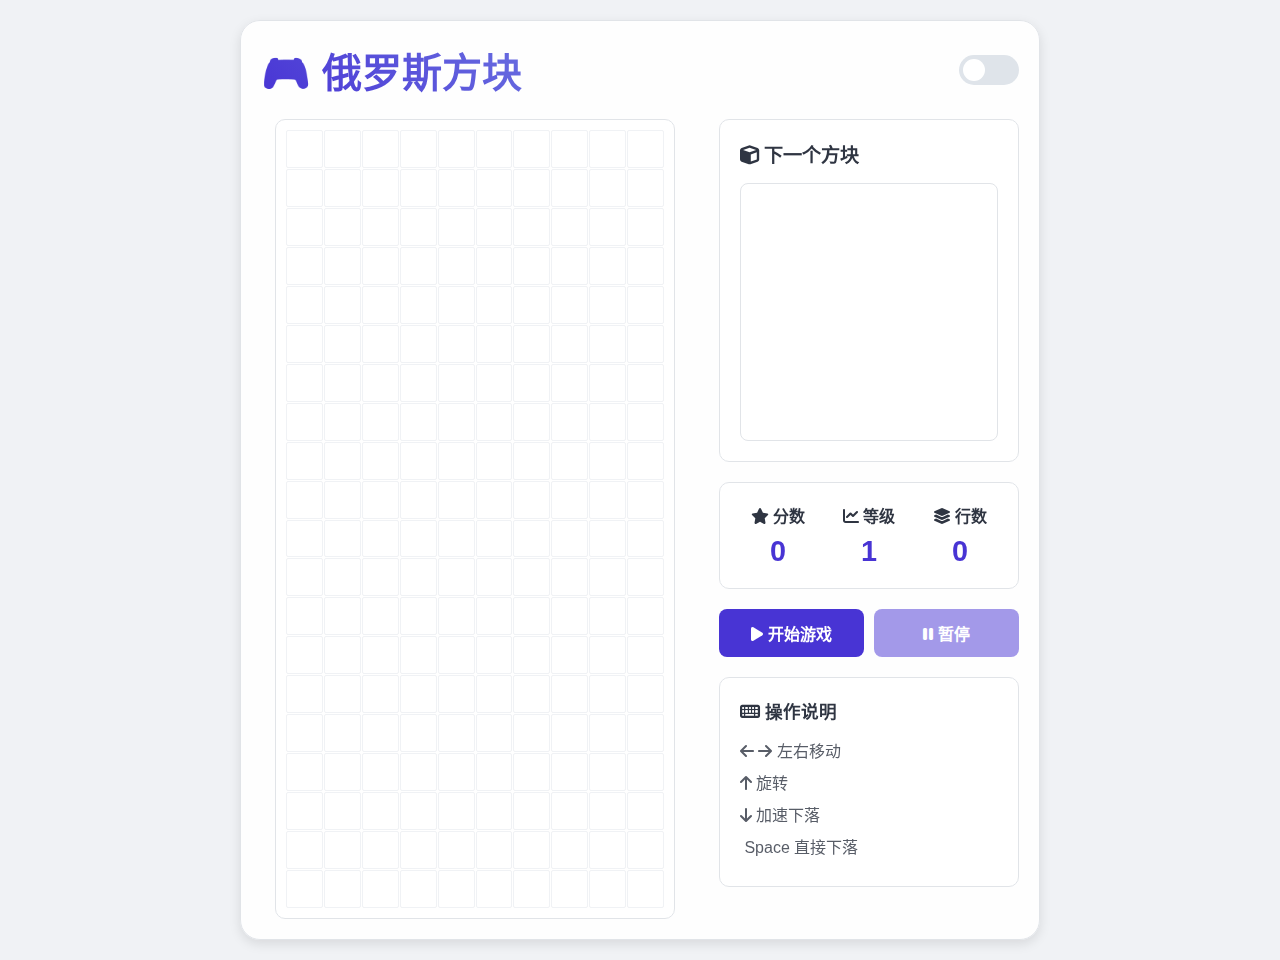
<file: tetris/demo1/index.html>
<!DOCTYPE html>
<html lang="zh-CN">
<head>
    <meta charset="UTF-8">
    <meta name="viewport" content="width=device-width, initial-scale=1.0">
    <title>俄罗斯方块 - 现代版 - Tony 制作</title>
    <link rel="stylesheet" href="style.css">
    <link rel="stylesheet" href="https://cdnjs.cloudflare.com/ajax/libs/font-awesome/6.4.2/css/all.min.css">
</head>
<body class="light-theme">
    <div class="container">
        <header class="game-header">
            <h1>🎮 俄罗斯方块</h1>
            <div class="theme-switch">
                <input type="checkbox" id="theme-toggle">
                <label for="theme-toggle" class="switch-label"></label>
            </div>
        </header>

        <main class="game-container">
            <div class="game-board-container">
                <div id="game-board" class="game-board"></div>
            </div>

            <aside class="game-info">
                <div class="info-panel">
                    <h2><i class="fas fa-cube"></i> 下一个方块</h2>
                    <div id="next-piece" class="next-piece-preview"></div>
                </div>

                <div class="info-panel stats-panel">
                    <div class="stat-item">
                        <h2><i class="fas fa-star"></i> 分数</h2>
                        <div id="score" class="score">0</div>
                    </div>
                    <div class="stat-item">
                        <h2><i class="fas fa-chart-line"></i> 等级</h2>
                        <div id="level" class="level">1</div>
                    </div>
                    <div class="stat-item">
                        <h2><i class="fas fa-layer-group"></i> 行数</h2>
                        <div id="lines" class="lines">0</div>
                    </div>
                </div>

                <div class="controls">
                    <button id="start-btn" class="btn"><i class="fas fa-play"></i> 开始游戏</button>
                    <button id="pause-btn" class="btn" disabled><i class="fas fa-pause"></i> 暂停</button>
                </div>

                <div class="instructions">
                    <h3><i class="fas fa-keyboard"></i> 操作说明</h3>
                    <p><i class="fas fa-arrow-left"></i> <i class="fas fa-arrow-right"></i> 左右移动</p>
                    <p><i class="fas fa-arrow-up"></i> 旋转</p>
                    <p><i class="fas fa-arrow-down"></i> 加速下落</p>
                    <p><i class="fas fa-space-bar"></i> Space 直接下落</p>
                </div>
            </aside>
        </main>
    </div>
    <script src="script.js"></script>
</body>
</html>
</file>
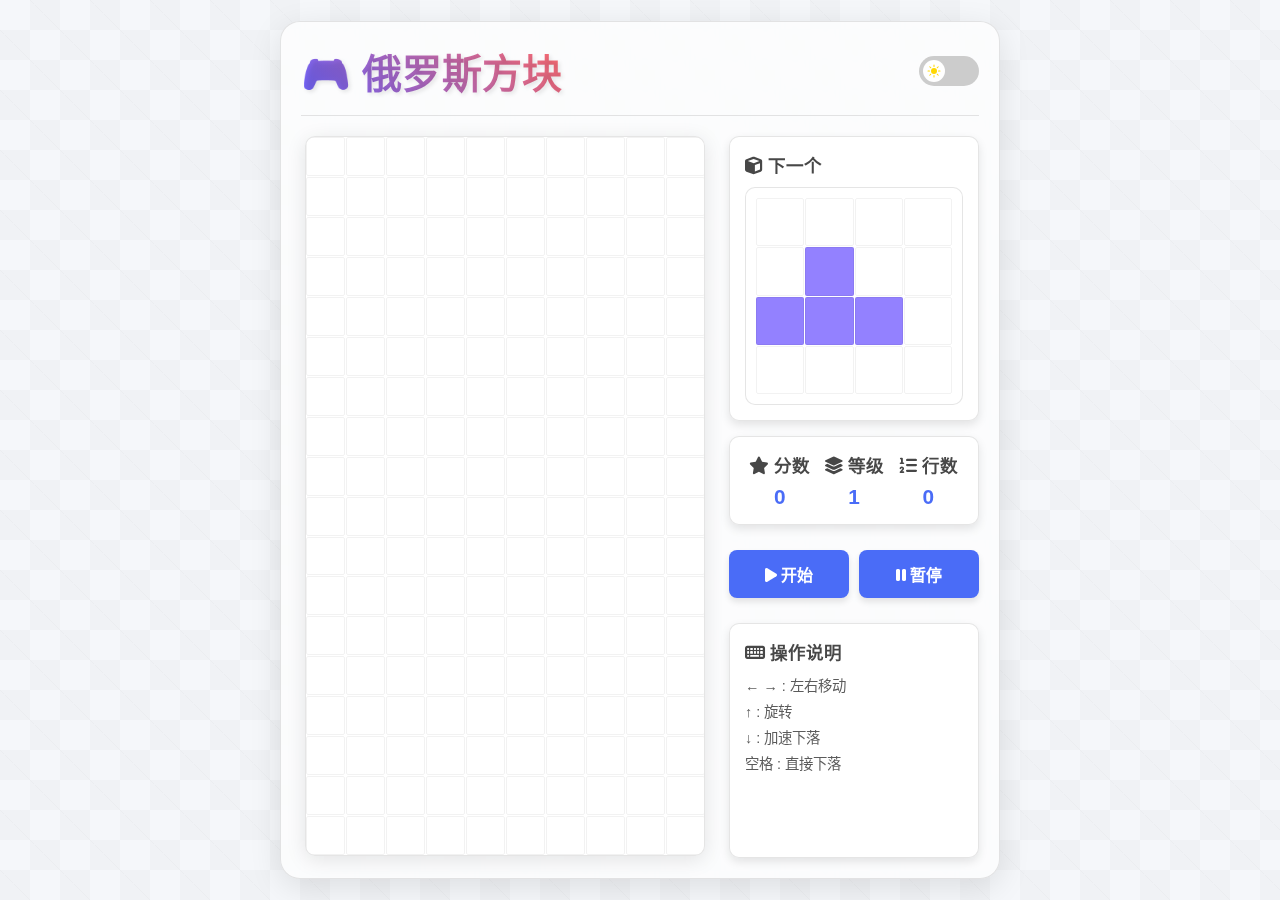
<file: tetris/demo2/index.html>
<!DOCTYPE html>
<html lang="zh-CN">
<head>
    <meta charset="UTF-8">
    <meta name="viewport" content="width=device-width, initial-scale=1.0">
    <title>现代风格俄罗斯方块</title>
    <link rel="stylesheet" href="style.css">
    <link rel="stylesheet" href="https://cdnjs.cloudflare.com/ajax/libs/font-awesome/6.4.2/css/all.min.css">
</head>
<body class="light-mode">
    <div class="container">
        <div class="game-header">
            <h1>🎮 俄罗斯方块</h1>
            <div class="theme-toggle">
                <input type="checkbox" id="theme-switch" class="theme-switch">
                <label for="theme-switch" class="theme-slider"></label>
            </div>
        </div>
        
        <div class="game-container">
            <div class="game-area">
                <div id="tetris-board" class="tetris-board"></div>
            </div>
            
            <div class="game-info">
                <div class="info-panel">
                    <h2><i class="fas fa-cube"></i> 下一个</h2>
                    <div id="next-piece" class="next-piece"></div>
                </div>
                
                <div class="info-panel score-level-lines">
                    <div>
                        <h2><i class="fas fa-star"></i> 分数</h2>
                        <div id="score" class="score">0</div>
                    </div>
                    
                    <div>
                        <h2><i class="fas fa-layer-group"></i> 等级</h2>
                        <div id="level" class="level">1</div>
                    </div>
                    
                    <div>
                        <h2><i class="fas fa-list-ol"></i> 行数</h2>
                        <div id="lines" class="lines">0</div>
                    </div>
                </div>
                
                <div class="controls">
                    <button id="start-btn" class="btn"><i class="fas fa-play"></i>开始</button>
                    <button id="pause-btn" class="btn"><i class="fas fa-pause"></i> 暂停</button>
                </div>
                
                <div class="instructions">
                    <h3><i class="fas fa-keyboard"></i> 操作说明</h3>
                    <p>← → : 左右移动</p>
                    <p>↑ : 旋转</p>
                    <p>↓ : 加速下落</p>
                    <p>空格 : 直接下落</p>
                </div>
            </div>
        </div>
    </div>
    
    <script src="script.js"></script>
</body>
</html>
</file>
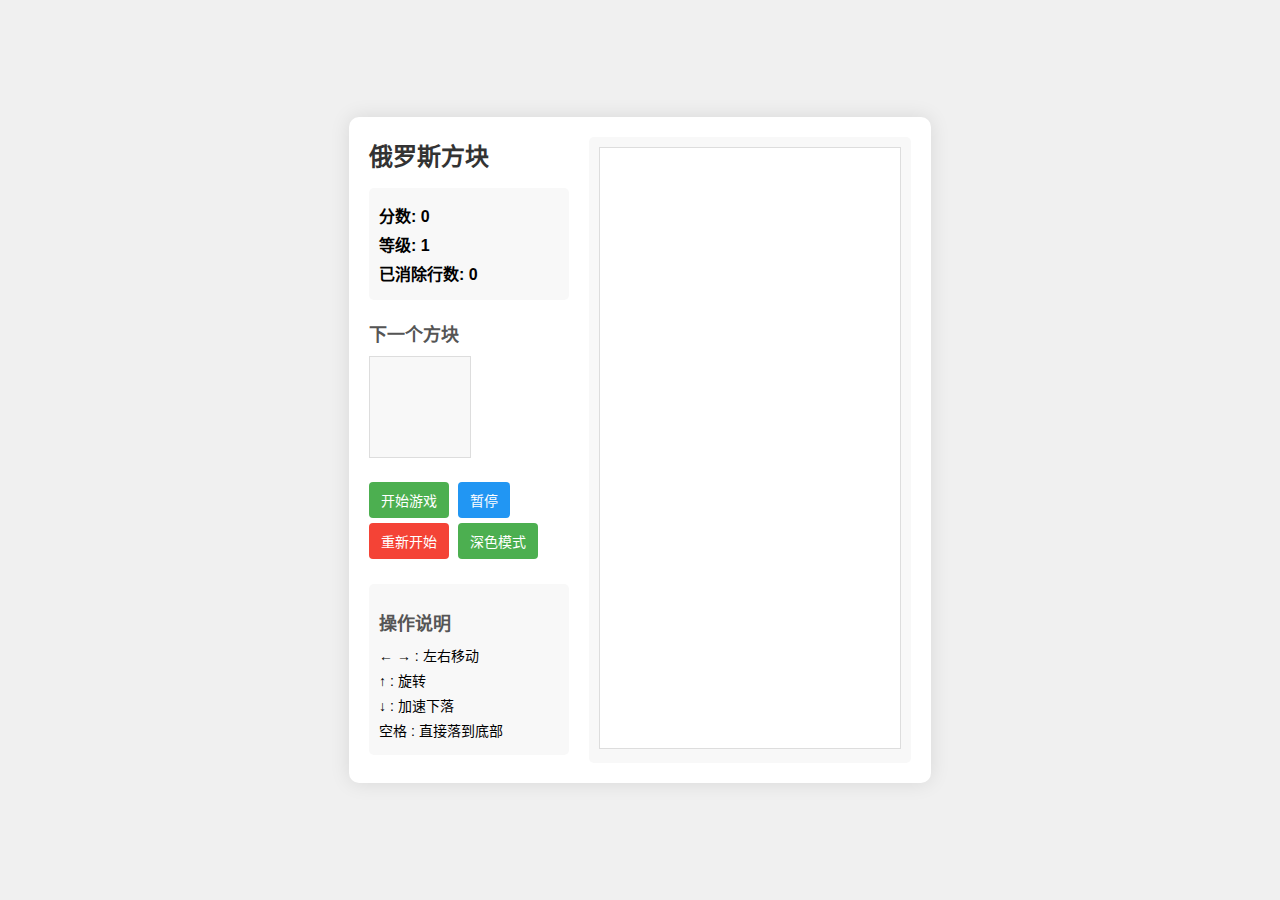
<file: tetris/demo3/index.html>
<!DOCTYPE html>
<html lang="zh-CN">
<head>
    <meta charset="UTF-8">
    <meta name="viewport" content="width=device-width, initial-scale=1.0">
    <title>俄罗斯方块</title>
    <link rel="stylesheet" href="style.css">
</head>
<body>
    <div class="container">
        <div class="game-info">
            <h1>俄罗斯方块</h1>
            <div class="score-container">
                <p>分数: <span id="score">0</span></p>
                <p>等级: <span id="level">1</span></p>
                <p>已消除行数: <span id="lines">0</span></p>
            </div>
            <div class="next-piece-container">
                <h2>下一个方块</h2>
                <canvas id="next-piece" width="100" height="100"></canvas>
            </div>
            <div class="controls">
                <button id="start-btn">开始游戏</button>
                <button id="pause-btn">暂停</button>
                <button id="reset-btn">重新开始</button>
                <button id="mode-btn">深色模式</button>
            </div>
            <div class="instructions">
                <h2>操作说明</h2>
                <p>← → : 左右移动</p>
                <p>↑ : 旋转</p>
                <p>↓ : 加速下落</p>
                <p>空格 : 直接落到底部</p>
            </div>
        </div>
        <div class="game-board-container">
            <canvas id="game-board" width="300" height="600"></canvas>
        </div>
    </div>
    <script src="tetris.js"></script>
</body>
</html>
</file>
<file: tetris/demo1/style.css>
/* 全局变量 - 亮色主题 */
:root {
    --bg-color: #f0f2f5;
    --container-bg: rgba(255, 255, 255, 0.9);
    --board-bg: #ffffff;
    --board-border: #e1e4e8;
    --grid-border: #f0f2f5;
    --text-color: #2f3542;
    --panel-bg: #ffffff;
    --btn-bg: #4834d4;
    --btn-text: #ffffff;
    --btn-hover: #686de0;
    --shadow-color: rgba(0, 0, 0, 0.1);
    
    /* 方块颜色 */
    --i-block: #00a8ff;
    --j-block: #9c88ff;
    --l-block: #ffa502;
    --o-block: #ffd700;
    --s-block: #2ed573;
    --t-block: #e84393;
    --z-block: #ff4757;
}

/* 暗色主题 */
.dark-theme {
    --bg-color: #1e272e;
    --container-bg: rgba(47, 53, 66, 0.9);
    --board-bg: #2f3542;
    --board-border: #576574;
    --grid-border: #2f3542;
    --text-color: #f1f2f6;
    --panel-bg: #2f3542;
    --btn-bg: #686de0;
    --btn-text: #ffffff;
    --btn-hover: #4834d4;
    --shadow-color: rgba(0, 0, 0, 0.15);
    
    /* 暗色主题方块颜色 - 稍微调暗 */
    --i-block: #0097e6;
    --j-block: #8c7ae6;
    --l-block: #e1b12c;
    --o-block: #fcc419;
    --s-block: #27ae60;
    --t-block: #d63031;
    --z-block: #e84118;
}

/* 基础样式 */
* {
    margin: 0;
    padding: 0;
    box-sizing: border-box;
}

body {
    font-family: -apple-system, BlinkMacSystemFont, 'Segoe UI', Roboto, 'Helvetica Neue', Arial, sans-serif;
    background-color: var(--bg-color);
    color: var(--text-color);
    min-height: 100vh;
    display: flex;
    justify-content: center;
    align-items: center;
    transition: background-color 0.3s ease;
}

.container {
    width: 90%;
    max-width: 800px;
    margin: 20px;
    padding: 20px;
    background: var(--container-bg);
    border-radius: 20px;
    box-shadow: 0 4px 12px var(--shadow-color);
    backdrop-filter: blur(10px);
    border: 1px solid var(--board-border);
}

/* 游戏头部 */
.game-header {
    display: flex;
    justify-content: space-between;
    align-items: center;
    margin-bottom: 20px;
}

.game-header h1 {
    font-size: 2.5rem;
    font-weight: 700;
    background: linear-gradient(45deg, #4834d4, #686de0);
    -webkit-background-clip: text;
    background-clip: text;
    color: transparent;
}

/* 主题切换开关 */
.theme-switch {
    position: relative;
    width: 60px;
    height: 30px;
}

#theme-toggle {
    opacity: 0;
    width: 0;
    height: 0;
}

.switch-label {
    position: absolute;
    cursor: pointer;
    top: 0;
    left: 0;
    right: 0;
    bottom: 0;
    background-color: #dfe4ea;
    border-radius: 34px;
    transition: .4s;
}

.switch-label:before {
    position: absolute;
    content: "";
    height: 22px;
    width: 22px;
    left: 4px;
    bottom: 4px;
    background-color: white;
    border-radius: 50%;
    transition: .4s;
}

#theme-toggle:checked + .switch-label {
    background-color: #686de0;
}

#theme-toggle:checked + .switch-label:before {
    transform: translateX(30px);
}

/* 游戏容器 */
.game-container {
    display: flex;
    gap: 30px;
    align-items: flex-start;
}

.game-board-container {
    flex: 1;
    min-width: 300px;
}

.game-board {
    width: 100%;
    max-width: 400px;
    aspect-ratio: 1/2;
    margin: 0 auto;
    background: var(--board-bg);
    border: 1px solid var(--board-border);
    border-radius: 10px;
    display: grid;
    grid-template-columns: repeat(10, 1fr);
    grid-template-rows: repeat(20, 1fr);
    gap: 1px;
    padding: 10px;
    box-shadow: none;
}

.game-info {
    flex: 0 0 300px;
}

/* 信息面板 */
.info-panel {
    background: var(--panel-bg);
    border-radius: 10px;
    padding: 20px;
    margin-bottom: 20px;
    box-shadow: none;
    border: 1px solid var(--board-border);
}

.info-panel h2 {
    font-size: 1.2rem;
    margin-bottom: 15px;
    color: var(--text-color);
}

.next-piece-preview {
    width: 100%;
    aspect-ratio: 1;
    background: var(--board-bg);
    border: 1px solid var(--board-border);
    border-radius: 8px;
    display: grid;
    grid-template-columns: repeat(6, 1fr);
    grid-template-rows: repeat(6, 1fr);
    gap: 1px;
    padding: 10px;
}

.stats-panel {
    display: flex;
    justify-content: space-between;
    gap: 15px;
}

.stat-item {
    flex: 1;
    text-align: center;
}

.stat-item h2 {
    font-size: 1rem;
    margin-bottom: 8px;
}

.score, .level, .lines {
    font-size: 1.8rem;
    font-weight: bold;
    text-align: center;
    color: var(--btn-bg);
}

/* 控制按钮 */
.controls {
    display: flex;
    gap: 10px;
    margin-bottom: 20px;
}

.btn {
    flex: 1;
    padding: 12px 20px;
    border: none;
    border-radius: 8px;
    background: var(--btn-bg);
    color: var(--btn-text);
    font-size: 1rem;
    font-weight: 600;
    cursor: pointer;
    transition: all 0.2s ease;
}

.btn:hover:not(:disabled) {
    background: var(--btn-hover);
    transform: translateY(-2px);
}

.btn:disabled {
    opacity: 0.5;
    cursor: not-allowed;
}

/* 操作说明 */
.instructions {
    background: var(--panel-bg);
    border-radius: 10px;
    padding: 20px;
    border: 1px solid var(--board-border);
}

.instructions h3 {
    font-size: 1.1rem;
    margin-bottom: 15px;
    color: var(--text-color);
}

.instructions p {
    margin: 8px 0;
    color: var(--text-color);
    opacity: 0.8;
}

/* 方块样式 */
.cell {
    border: 1px solid var(--grid-border);
    border-radius: 2px;
}

.i-block { background-color: var(--i-block); }
.j-block { background-color: var(--j-block); }
.l-block { background-color: var(--l-block); }
.o-block { background-color: var(--o-block); }
.s-block { background-color: var(--s-block); }
.t-block { background-color: var(--t-block); }
.z-block { background-color: var(--z-block); }

/* 响应式设计 */
@media (max-width: 768px) {
    .game-container {
        flex-direction: column;
    }
    
    .game-info {
        flex: none;
        width: 100%;
    }
    
    .game-board {
        aspect-ratio: 1/1.8;
    }
    
    .controls {
        flex-direction: column;
    }
}

/* 动画效果 */
@keyframes fadeIn {
    from { opacity: 0; }
    to { opacity: 1; }
}

.game-board, .next-piece-preview, .info-panel {
    animation: fadeIn 0.5s ease-out;
}

/* 消除行动画 */
@keyframes clearLine {
    0% { opacity: 1; }
    50% { opacity: 0; background: white; }
    100% { opacity: 1; }
}

.clear-line {
    animation: clearLine 0.3s ease-in-out;
}

/* 游戏结束动画 */
@keyframes gameOver {
    0% { filter: blur(0); }
    100% { filter: blur(2px); }
}

.game-over {
    animation: gameOver 0.5s forwards;
}
</file>
<file: tetris/demo2/style.css>
/* 全局样式 */
* {
    margin: 0;
    padding: 0;
    box-sizing: border-box;
    font-family: 'Segoe UI', Tahoma, Geneva, Verdana, sans-serif;
}

/* 主题变量 - 浅色模式 */
:root {
    --bg-color: #f5f7fa;
    --text-color: #333;
    --board-bg: rgba(255, 255, 255, 0.8);
    --board-border: rgba(0, 0, 0, 0.1);
    --grid-border: rgba(0, 0, 0, 0.05);
    --panel-bg: rgba(255, 255, 255, 0.7);
    --btn-bg: #4a6cf7;
    --btn-hover: #3a5ce5;
    --btn-text: white;
    --shadow-color: rgba(0, 0, 0, 0.1);
    --i-block: #FF6B6B;
    --j-block: #4ECDC4;
    --l-block: #FF9F1C;
    --o-block: #FFD166;
    --s-block: #06D6A0;
    --t-block: #9381FF;
    --z-block: #EF476F;
}

/* 深色模式 */
.dark-mode {
    --bg-color: #1a1a2e;
    --text-color: #e6e6e6;
    --board-bg: rgba(30, 30, 60, 0.8);
    --board-border: rgba(255, 255, 255, 0.1);
    --grid-border: rgba(255, 255, 255, 0.05);
    --panel-bg: rgba(30, 30, 60, 0.7);
    --btn-bg: #6c63ff;
    --btn-hover: #5a52e0;
    --btn-text: white;
    --shadow-color: rgba(0, 0, 0, 0.3);
}

body {
    background: var(--bg-color);
    color: var(--text-color);
    min-height: 100vh;
    display: flex;
    justify-content: center;
    align-items: center;
    transition: all 0.3s ease;
    background-image: linear-gradient(45deg, rgba(0, 0, 0, 0.02) 25%, transparent 25%, transparent 75%, rgba(0, 0, 0, 0.02) 75%),
                      linear-gradient(45deg, rgba(0, 0, 0, 0.02) 25%, transparent 25%, transparent 75%, rgba(0, 0, 0, 0.02) 75%);
    background-size: 60px 60px;
    background-position: 0 0, 30px 30px;
}

.container {
    width: 90%;
    max-width: 720px;
    margin: 20px auto;
    padding: 20px;
    border-radius: 20px;
    backdrop-filter: blur(10px);
    -webkit-backdrop-filter: blur(10px);
    background: var(--panel-bg);
    box-shadow: 0 8px 32px var(--shadow-color);
    border: 1px solid var(--board-border);
}

/* 游戏头部 */
.game-header {
    display: flex;
    justify-content: space-between;
    align-items: center;
    margin-bottom: 20px;
    padding-bottom: 15px;
    border-bottom: 1px solid var(--board-border);
}

.game-header h1 {
    font-size: 2.5rem;
    font-weight: 700;
    background: linear-gradient(45deg, #6c63ff, #ff6b6b);
    -webkit-background-clip: text;
    background-clip: text;
    color: transparent;
    text-shadow: 2px 2px 4px rgba(0, 0, 0, 0.1);
}

/* 主题切换开关 */
.theme-toggle {
    position: relative;
    width: 60px;
    height: 30px;
}

.theme-switch {
    opacity: 0;
    width: 0;
    height: 0;
}

.theme-slider {
    position: absolute;
    cursor: pointer;
    top: 0;
    left: 0;
    right: 0;
    bottom: 0;
    background-color: #ccc;
    transition: .4s;
    border-radius: 34px;
}

.theme-slider:before {
    position: absolute;
    content: "";
    height: 22px;
    width: 22px;
    left: 4px;
    bottom: 4px;
    background-color: white;
    transition: .4s;
    border-radius: 50%;
    background-image: url('data:image/svg+xml;utf8,<svg xmlns="http://www.w3.org/2000/svg" viewBox="0 0 24 24" width="16" height="16"><path fill="%23FFD700" d="M12 2.25a.75.75 0 01.75.75v2.25a.75.75 0 01-1.5 0V3a.75.75 0 01.75-.75zM7.5 12a4.5 4.5 0 119 0 4.5 4.5 0 01-9 0zM18.894 6.166a.75.75 0 00-1.06-1.06l-1.591 1.59a.75.75 0 101.06 1.061l1.591-1.59zM21.75 12a.75.75 0 01-.75.75h-2.25a.75.75 0 010-1.5H21a.75.75 0 01.75.75zM17.834 18.894a.75.75 0 001.06-1.06l-1.59-1.591a.75.75 0 10-1.061 1.06l1.59 1.591zM12 18a.75.75 0 01.75.75V21a.75.75 0 01-1.5 0v-2.25A.75.75 0 0112 18zM7.758 17.303a.75.75 0 00-1.061-1.06l-1.591 1.59a.75.75 0 001.06 1.061l1.591-1.59zM6 12a.75.75 0 01-.75.75H3a.75.75 0 010-1.5h2.25A.75.75 0 016 12zM6.697 7.757a.75.75 0 001.06-1.06l-1.59-1.591a.75.75 0 00-1.061 1.06l1.59 1.591z"/></svg>');
    background-repeat: no-repeat;
    background-position: center;
}

.theme-switch:checked + .theme-slider {
    background-color: #6c63ff;
}

.theme-switch:checked + .theme-slider:before {
    transform: translateX(30px);
    background-image: url('data:image/svg+xml;utf8,<svg xmlns="http://www.w3.org/2000/svg" viewBox="0 0 24 24" width="16" height="16"><path fill="%23ffffff" d="M9.528 1.718a.75.75 0 01.162.819A8.97 8.97 0 009 6a9 9 0 009 9 8.97 8.97 0 003.463-.69.75.75 0 01.981.98 10.503 10.503 0 01-9.694 6.46c-5.799 0-10.5-4.701-10.5-10.5 0-4.368 2.667-8.112 6.46-9.694a.75.75 0 01.818.162z"/></svg>');
}

/* 游戏容器 */
.game-container {
    display: flex;
    flex-wrap: wrap;
    gap: 20px;
}

.game-area {
    flex: 1;
    min-width: 300px;
}

.game-info {
    flex: 0 0 250px;
    display: flex;
    flex-direction: column;
    gap: 15px;
}

/* 俄罗斯方块游戏板 */
.tetris-board {
    width: 100%;
    max-width: 400px;
    aspect-ratio: 1/1.8;
    background: var(--board-bg);
    border: 1px solid var(--board-border);
    border-radius: 10px;
    display: grid;
    grid-template-columns: repeat(10, 1fr);
    grid-template-rows: repeat(18, 1fr);
    gap: 1px;
    box-shadow: 0 4px 20px var(--shadow-color);
    overflow: hidden;
    margin: 0 auto;
}

.tetris-cell {
    border: 1px solid var(--grid-border);
    border-radius: 2px;
    transition: background-color 0.1s ease;
    aspect-ratio: 1/1;
}

/* 方块颜色 */
.i-block { background-color: var(--i-block); }
.j-block { background-color: var(--j-block); }
.l-block { background-color: var(--l-block); }
.o-block { background-color: var(--o-block); }
.s-block { background-color: var(--s-block); }
.t-block { background-color: var(--t-block); }
.z-block { background-color: var(--z-block); }

/* 下一个方块预览 */
.next-piece {
    width: 100%;
    aspect-ratio: 1/1;
    background: var(--board-bg);
    border: 1px solid var(--board-border);
    border-radius: 10px;
    display: grid;
    grid-template-columns: repeat(4, 1fr);
    grid-template-rows: repeat(4, 1fr);
    gap: 1px;
    padding: 10px;
    margin-top: 10px;
}

/* 信息面板 */
.info-panel {
    background: var(--board-bg);
    border-radius: 10px;
    padding: 15px;
    box-shadow: 0 4px 10px var(--shadow-color);
    border: 1px solid var(--board-border);
}

.info-panel.score-level-lines {
    display: flex;
    justify-content: space-between;
    gap: 5px;
}

.info-panel.score-level-lines > div {
    flex: 1;
    text-align: center;
}

.info-panel h2 {
    font-size: 1.1rem;
    margin-bottom: 8px;
    color: var(--text-color);
    opacity: 0.9;
}

.score, .level, .lines {
    font-size: 1.3rem;
    font-weight: bold;
    text-align: center;
    color: var(--btn-bg);
}

/* 控制按钮 */
.controls {
    display: flex;
    flex-direction: row;
    gap: 10px;
    margin-top: 10px;
}

.btn {
    flex: 1;
    padding: 12px 20px;
    border: none;
    border-radius: 8px;
    background: var(--btn-bg);
    color: var(--btn-text);
    font-size: 1rem;
    font-weight: 600;
    cursor: pointer;
    transition: all 0.2s ease;
    box-shadow: 0 4px 6px rgba(0, 0, 0, 0.1);
}

.btn:hover {
    background: var(--btn-hover);
    transform: translateY(-2px);
    box-shadow: 0 6px 8px rgba(0, 0, 0, 0.15);
}

.btn:active {
    transform: translateY(0);
    box-shadow: 0 2px 4px rgba(0, 0, 0, 0.1);
}

/* 操作说明 */
.instructions {
    background: var(--board-bg);
    border-radius: 10px;
    padding: 15px;
    margin-top: 10px;
    box-shadow: 0 4px 10px var(--shadow-color);
    border: 1px solid var(--board-border);
    height: 235px;
}

.instructions h3 {
    font-size: 1.1rem;
    margin-bottom: 10px;
    color: var(--text-color);
    opacity: 0.9;
}

.instructions p {
    margin: 5px 0;
    font-size: 0.9rem;
    color: var(--text-color);
    opacity: 0.8;
}

/* 响应式设计 */
@media (max-width: 768px) {
    .game-container {
        flex-direction: column;
    }
    
    .game-info {
        flex: 1;
        width: 100%;
    }
    
    .tetris-board {
        aspect-ratio: 1/1.8;
    }
}

/* 动画效果 */
@keyframes fadeIn {
    from { opacity: 0; }
    to { opacity: 1; }
}

@keyframes slideIn {
    from { transform: translateY(-20px); opacity: 0; }
    to { transform: translateY(0); opacity: 1; }
}

.tetris-board, .next-piece, .info-panel {
    animation: fadeIn 0.5s ease-out;
}

.game-header h1 {
    animation: slideIn 0.5s ease-out;
}

/* 行消除动画 */
@keyframes lineComplete {
    0% { opacity: 1; }
    50% { opacity: 0; background: white; }
    100% { opacity: 1; }
}

.line-complete {
    animation: lineComplete 0.3s ease-in-out;
}

/* 游戏结束动画 */
@keyframes gameOver {
    0% { filter: blur(0); }
    100% { filter: blur(2px); }
}

.game-over {
    animation: gameOver 0.5s forwards;
    position: relative;
}

.game-over-message {
    position: absolute;
    top: 50%;
    left: 50%;
    transform: translate(-50%, -50%);
    background: rgba(0, 0, 0, 0.8);
    color: white;
    padding: 20px 40px;
    border-radius: 10px;
    font-size: 24px;
    font-weight: bold;
    z-index: 100;
    animation: fadeIn 0.5s ease-out;
}
</file>
<file: tetris/demo3/style.css>
body {
    font-family: 'Microsoft YaHei', Arial, sans-serif;
    background-color: #f0f0f0;
    margin: 0;
    padding: 0;
    display: flex;
    justify-content: center;
    align-items: center;
    min-height: 100vh;
}

.container {
    display: flex;
    gap: 20px;
    background-color: white;
    padding: 20px;
    border-radius: 10px;
    box-shadow: 0 0 20px rgba(0, 0, 0, 0.1);
    max-width: 800px;
}

.game-info {
    width: 200px;
}

h1 {
    color: #333;
    margin-top: 0;
    font-size: 24px;
}

h2 {
    font-size: 18px;
    margin-bottom: 10px;
    color: #555;
}

.score-container {
    background-color: #f8f8f8;
    padding: 10px;
    border-radius: 5px;
    margin-bottom: 20px;
}

.score-container p {
    margin: 5px 0;
    font-weight: bold;
}

.next-piece-container {
    margin-bottom: 20px;
}

#next-piece {
    background-color: #f8f8f8;
    border: 1px solid #ddd;
}

.game-board-container {
    background-color: #f8f8f8;
    padding: 10px;
    border-radius: 5px;
}

#game-board {
    border: 1px solid #ddd;
    background-color: #fff;
}

.controls {
    margin-bottom: 20px;
}

button {
    background-color: #4CAF50;
    color: white;
    border: none;
    padding: 8px 12px;
    margin-right: 5px;
    margin-bottom: 5px;
    border-radius: 4px;
    cursor: pointer;
    font-size: 14px;
    transition: background-color 0.3s;
}

button:hover {
    background-color: #45a049;
}

#pause-btn {
    background-color: #2196F3;
}

#pause-btn:hover {
    background-color: #0b7dda;
}

#reset-btn {
    background-color: #f44336;
}

#reset-btn:hover {
    background-color: #d32f2f;
}

.instructions {
    background-color: #f8f8f8;
    padding: 10px;
    border-radius: 5px;
}

.instructions p {
    margin: 5px 0;
    font-size: 14px;
}

@media (max-width: 700px) {
    .container {
        flex-direction: column;
        align-items: center;
    }
    
    .game-info {
        width: 100%;
        order: 2;
    }
    
    .game-board-container {
        order: 1;
        margin-bottom: 20px;
    }
}
/* 深色模式样式 */
body.dark-mode {
    background-color: #222;
}

.dark-mode .container {
    background-color: #333;
    box-shadow: 0 0 20px rgba(255, 255, 255, 0.1);
}

.dark-mode h1,
.dark-mode h2 {
    color: #f0f0f0;
}

.dark-mode .score-container,
.dark-mode .next-piece-container,
.dark-mode .instructions,
.dark-mode .game-board-container {
    background-color: #444;
}

.dark-mode .score-container p,
.dark-mode .instructions p {
    color: #ddd;
}

.dark-mode #game-board,
.dark-mode #next-piece {
    border-color: #555;
    background-color: #333;
}

.dark-mode #mode-btn {
    background-color: #555;
}

.dark-mode #mode-btn:hover {
    background-color: #666;
}
</file>
